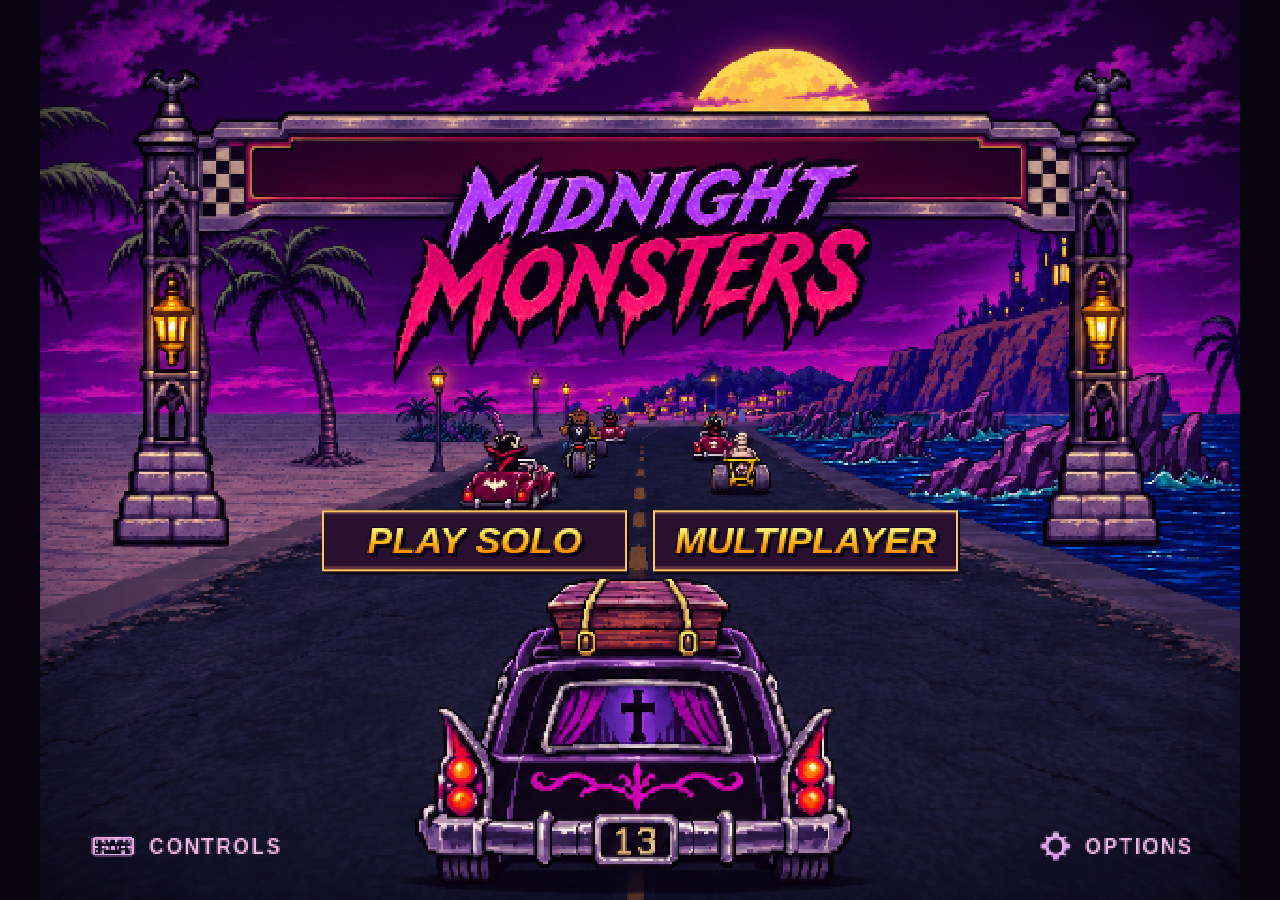
<file: index.html>
<!doctype html>
<html lang="en" prefix="og: https://ogp.me/ns#">
<head>
<meta charset="utf-8">
<title>Midnight Monsters</title>
<meta name="viewport" content="width=device-width, initial-scale=1">
<meta name="description" content="Race 16 monsters across 8 haunted worlds in a free pixel-art arcade racer. Play solo, in split screen, or online.">
<meta property="og:type" content="website">
<meta property="og:url" content="https://cyrilbele.github.io/midnight_monsters/">
<meta property="og:title" content="Midnight Monsters">
<meta property="og:description" content="Race 16 monsters across 8 haunted worlds in a free pixel-art arcade racer. Play solo, in split screen, or online.">
<meta property="og:image" content="https://cyrilbele.github.io/midnight_monsters/sprites/ui/midnight-monsters-social.jpg">
<meta property="og:image:type" content="image/jpeg">
<meta property="og:image:width" content="1200">
<meta property="og:image:height" content="630">
<meta property="og:image:alt" content="Midnight Monsters pixel art with a coffin-topped hearse drifting under a full moon.">
<meta name="twitter:card" content="summary_large_image">
<meta name="twitter:title" content="Midnight Monsters">
<meta name="twitter:description" content="Race 16 monsters across 8 haunted worlds in a free pixel-art arcade racer. Play solo, in split screen, or online.">
<meta name="twitter:image" content="https://cyrilbele.github.io/midnight_monsters/sprites/ui/midnight-monsters-social.jpg">
<meta name="twitter:image:alt" content="Midnight Monsters pixel art with a coffin-topped hearse drifting under a full moon.">
<link rel="stylesheet" href="menu.css?v=37">
<link rel="icon" href="sprites/ui/badge/badge_hearse.png">
<style>
  html, body { margin: 0; height: 100%; background: #07030f; overflow: hidden; }
  body { display: flex; flex-direction: column; }
  #wrap { flex: 1; min-height: 0; display: flex; align-items: center; justify-content: center; }
  canvas { display: block; image-rendering: pixelated; image-rendering: crisp-edges; touch-action: none; }
  .compare-grid { cursor: zoom-in; }
  #compare-controls { display: flex; flex-wrap: wrap; justify-content: center; align-items: center; gap: 6px 18px; padding: 6px 10px; background: #181020; color: #ded1e6; border-top: 1px solid #503355; font: 14px Arial, sans-serif; color-scheme: dark; }
  #compare-controls label { display: flex; align-items: center; gap: 6px; }
  #compare-controls select, #compare-controls input { padding: 4px; font: inherit; color: #fff; background: #2c2035; border: 1px solid #76557e; border-radius: 3px; }
  #compare-controls input { width: 5em; }
  #compare-controls :focus-visible { outline: 2px solid #ff7dc9; outline-offset: 1px; }
  #compare-controls[hidden], #compare-controls [hidden] { display: none; }
</style>
</head>
<body>
<div id="wrap"><canvas id="game" width="640" height="480" tabindex="-1" aria-label="Midnight Monsters"></canvas></div>
<main id="split-race" aria-label="Multiplayer" data-i18n-aria="online.multiplayer" hidden></main>
<div id="race-voice-dock"></div>
<main id="home" aria-label="Midnight Monsters" hidden>
  <div class="title-stage">
    <canvas class="title-art" width="640" height="480" aria-hidden="true"></canvas>
    <nav id="title-actions" aria-label="Main menu" data-i18n-aria="menu.main">
      <div class="title-modes">
        <button type="button" id="play" aria-label="Play solo" data-i18n-aria="menu.play" aria-keyshortcuts="Enter"><canvas width="168" height="32" aria-hidden="true"></canvas></button>
        <button type="button" id="open-multi" aria-controls="multi-page" aria-label="Multiplayer" data-i18n-aria="online.multiplayer"><canvas width="168" height="32" aria-hidden="true"></canvas></button>
      </div>
      <button type="button" id="open-controls" class="title-link controls-link" aria-controls="controls-page" aria-label="Controls" data-i18n-aria="menu.controls"><canvas width="118" height="18" data-menu-art="titleKeyboard" aria-hidden="true"></canvas></button>
      <button type="button" id="open-options" class="title-link options-link" aria-controls="options-page" aria-label="Options" data-i18n-aria="menu.options"><canvas width="84" height="18" data-menu-art="titleGear" aria-hidden="true"></canvas></button>
    </nav>
  </div>
  <section id="multi-page" class="menu-page" aria-labelledby="multi-heading" hidden>
    <div class="menu-card lobby-card">
      <header class="lobby-head">
        <div class="mode-switch"><h1 id="multi-heading" tabindex="-1" data-i18n="multi.title">Local multiplayer</h1><button id="open-online" type="button" aria-controls="online-page" data-i18n="online.title">Online race</button></div>
        <div id="player-count" role="group" data-i18n-aria="multi.players">
          <span data-i18n="multi.players">Players</span>
          <button type="button" aria-pressed="true">2</button><button type="button" aria-pressed="false">3</button><button type="button" aria-pressed="false">4</button>
        </div>
      </header>
      <div id="lobby-seats"></div>
      <label class="auto-option"><input type="checkbox" id="local-auto" checked><span data-i18n="multi.auto">Auto-accelerate on keyboard</span></label>
      <p class="pad-hint" data-i18n="multi.padHint">Press a button on each connected controller to make it available.</p>
      <footer class="lobby-actions"><button type="button" class="menu-back" data-i18n="menu.back">Back</button><button type="button" id="local-start" class="race-action" data-i18n="multi.start">Start race</button></footer>
    </div>
  </section>
  <section id="online-page" class="menu-page" aria-labelledby="online-heading" hidden>
    <div class="menu-card lobby-card">
      <header class="lobby-head"><div class="mode-switch"><h1 id="online-heading" tabindex="-1" data-i18n="online.title">Online race</h1><button id="open-local" type="button" aria-controls="multi-page" data-i18n="multi.title">Local multiplayer</button></div></header>
      <div id="online-setup">
        <div id="online-count" class="count-choice" role="group" data-i18n-aria="multi.players">
          <span data-i18n="multi.players">Players</span>
          <button type="button" aria-pressed="true">2</button><button type="button" aria-pressed="false">3</button><button type="button" aria-pressed="false">4</button>
        </div>
      </div>
      <label id="online-vehicle" class="setting"><span data-i18n="garage.vehicle">Vehicle</span><select id="online-ride"></select></label>
      <p id="online-status" role="status" aria-live="polite"></p>
      <ol id="online-grid" aria-label="Players" data-i18n-aria="multi.players" hidden></ol>
      <div id="online-invite" hidden>
        <label for="invite-link" data-i18n="online.invite">Invitation link</label>
        <div><input id="invite-link" type="url" readonly spellcheck="false"><button type="button" id="copy-invite" data-i18n="online.copy">Copy link</button></div>
      </div>
      <div id="lobby-voice-dock">
        <div id="room-voice" role="group" data-i18n-aria="voice.title" hidden>
          <button id="voice-mic" type="button" aria-pressed="false" aria-keyshortcuts="V"></button>
          <button id="voice-speakers" type="button" aria-pressed="false"></button>
          <span id="voice-feedback" role="status"></span>
        </div>
      </div>
      <footer class="lobby-actions">
        <button type="button" class="menu-back" data-i18n="menu.back">Back</button>
        <button type="button" id="online-create" class="race-action" data-i18n="online.create">Create room</button>
        <button type="button" id="online-start" class="race-action" data-i18n="multi.start" hidden>Start race</button>
      </footer>
    </div>
  </section>
  <section id="controls-page" class="menu-page" aria-labelledby="controls-heading" hidden>
    <div class="menu-card">
      <h1 id="controls-heading" tabindex="-1" data-i18n="menu.controls">Controls</h1>
      <dl class="control-list">
        <div><dt data-i18n="help.steer">Steer</dt><dd><kbd>←</kbd> <kbd>→</kbd></dd></div>
        <div><dt data-i18n="help.throttle">Accelerate</dt><dd><kbd>↑</kbd> <span data-i18n="help.or">or</span> <kbd data-i18n="help.space">Space</kbd></dd></div>
        <div><dt data-i18n="help.brake">Brake</dt><dd><kbd>↓</kbd></dd></div>
        <div><dt data-i18n="help.turbo">Turbo</dt><dd><kbd>X</kbd> <span data-i18n="help.or">or</span> <kbd data-i18n="help.space">Space</kbd> <small data-i18n="help.soloOnly">(solo only)</small></dd></div>
        <div><dt data-i18n="voice.micControl">Online microphone</dt><dd><kbd>V</kbd> <kbd>Y / △</kbd></dd></div>
        <div><dt data-i18n="help.home">Return to title</dt><dd><kbd>Esc</kbd></dd></div>
      </dl>
      <p data-i18n="help.rocketStart">Press the accelerator while 2 is on screen and hold it until GO for a free rocket start.</p>
      <p data-i18n="help.tips">In solo races, press Space to spend one turbo charge and hold it to keep accelerating. Pick up a green potion or make a close pass in traffic to regain one. You can also drive with WASD or ZQSD.</p>
      <details><summary data-i18n="help.touch">Touchscreen</summary><p data-i18n="help.touchText">Hold the left or right side to accelerate and steer. Tap the turbo gauge with another finger to boost.</p></details>
      <details><summary data-i18n="help.garage">Garage</summary><p data-i18n="help.garageText">Use left and right to choose a ride and up and down to rotate it. Press Enter to race or Esc to return to the title screen.</p></details>
      <details><summary data-i18n="multi.title">Local multiplayer</summary><p data-i18n="multi.keyHelp"></p><ul id="help-seats"></ul></details>
      <details><summary data-i18n="help.gamepad">Gamepad</summary><p data-i18n="multi.padKeys"></p><p data-i18n="help.padMenu"></p></details>
      <button type="button" class="menu-back" data-i18n="menu.back">Back</button>
    </div>
  </section>
  <section id="options-page" class="menu-page" aria-labelledby="options-heading" hidden>
    <div class="menu-card">
      <h1 id="options-heading" tabindex="-1" data-i18n="menu.options">Options</h1>
      <div class="setting">
        <label for="option-language" data-i18n="options.language">Language</label>
        <select id="option-language">
          <option value="en" lang="en">English</option>
          <option value="fr" lang="fr">Français</option>
          <option value="ja" lang="ja">日本語</option>
          <option value="zh-CN" lang="zh-CN">简体中文</option>
          <option value="es" lang="es">Español</option>
        </select>
      </div>
      <div class="setting"><span id="sound-name"><span data-i18n="options.sound">Game sound</span> <kbd>M</kbd></span><button type="button" id="option-sound" aria-labelledby="sound-name" aria-pressed="true">On</button></div>
      <div class="setting"><span id="pixel-name"><span data-i18n="options.pixels">Pixel filter</span> <kbd>P</kbd></span><button type="button" id="option-pixel" aria-labelledby="pixel-name" aria-pressed="false">Off</button></div>
      <button type="button" class="menu-back" data-i18n="menu.back">Back</button>
    </div>
  </section>
</main>
<template id="lobby-seat">
  <div class="seat-row">
    <strong class="seat-tag"></strong><canvas width="76" height="50" class="ride-thumb" aria-hidden="true"></canvas>
    <div class="seat-fields"><label><span data-i18n="garage.vehicle"></span><select class="ride-select"></select></label>
      <label><span data-i18n="multi.device"></span><select class="device-select"></select></label></div>
    <small class="seat-keys"></small>
  </div>
</template>
<template id="split-view">
  <section class="race-view"><canvas aria-hidden="true"></canvas>
    <div class="split-top"><b class="seat-tag"></b><span class="split-rank"></span><span class="split-clock"></span></div>
    <div class="split-notice"></div><strong class="split-call"></strong>
    <div class="split-bottom">
      <span class="split-turbo"><span data-i18n="hud.turbo"></span><img alt=""><span class="split-charge"></span></span>
      <span class="split-speed"></span>
    </div>
  </section>
</template>
<template id="standings-panel">
  <section class="standings" aria-labelledby="standings-heading">
    <div class="standings-cabinet">
      <header class="standings-head"><h2 id="standings-heading"></h2><span class="standings-live"></span></header>
      <ol role="list"></ol>
    </div>
  </section>
</template>
<template id="standing-row">
  <li class="standing-row" role="listitem">
    <span class="standing-place"></span>
    <span class="standing-icon" aria-hidden="true"><canvas></canvas></span>
    <span class="standing-seat"></span><span class="standing-name"></span>
    <span class="standing-meter" aria-hidden="true"><span class="standing-cells"><span class="standing-fill"></span></span></span>
    <span class="standing-status"></span>
  </li>
</template>
<form id="compare-controls" aria-label="Scene comparison" data-i18n-aria="compare.title" hidden>
  <label><span data-i18n="compare.view">View</span> <select name="shot">
    <option value="" data-i18n="compare.grid">Four scenes</option><option value="0" data-i18n="compare.motel">Motel</option><option value="1" data-i18n="compare.swamp">Swamp</option>
    <option value="2" data-i18n="compare.carnival">Carnival</option><option value="3" data-i18n="compare.cemetery">Graveyard</option>
    <option value="new" data-i18n="compare.newWorlds">Four new worlds</option>
    <option value="4" data-i18n="zone.desert">Sarcophagus Express</option><option value="5" data-i18n="zone.alpine">Frostbite Falls</option>
    <option value="6" data-i18n="zone.city">Monstropolis</option><option value="7" data-i18n="zone.foundry">Foundry of the Damned</option>
  </select></label>
  <label><span data-i18n="compare.car">Vehicle</span> <select name="car"></select></label>
  <label hidden><span data-i18n="compare.traffic">Traffic</span> <select name="traffic"><option value="" data-i18n="compare.overview">Overview</option></select></label>
  <label hidden><span data-i18n="compare.position">Position</span> <select name="side">
    <option value="" data-i18n="compare.road">On the road</option><option value="left" data-i18n="compare.left">Left shoulder</option><option value="right" data-i18n="compare.right">Right shoulder</option>
  </select></label>
  <label hidden><span data-i18n="compare.segment">Segment</span> <input name="seg" type="number" step="1" inputmode="numeric"></label>
</form>
<script src="js/util.js?v=28"></script>
<script src="js/i18n.js?v=18"></script>
<script src="js/locales/en.js?v=38"></script>
<script src="js/locales/fr.js?v=38"></script>
<script src="js/locales/ja.js?v=38"></script>
<script src="js/locales/zh-CN.js?v=38"></script>
<script src="js/locales/es.js?v=38"></script>
<script src="js/worlds.js?v=39"></script>
<script src="js/sprites.js?v=39"></script>
<script src="js/assets.js?v=37"></script>
<script src="js/track.js?v=39"></script>
<script src="js/render.js?v=38"></script>
<script src="js/audio.js?v=29"></script>
<script src="js/select.js?v=29"></script>
<script src="js/menu.js?v=36"></script>
<script src="js/input.js?v=38"></script>
<script src="js/local.js?v=38"></script>
<script src="js/voice.js?v=32"></script>
<script src="js/online.js?v=38"></script>
<script src="js/game.js?v=38"></script>
</body>
</html>
</file>
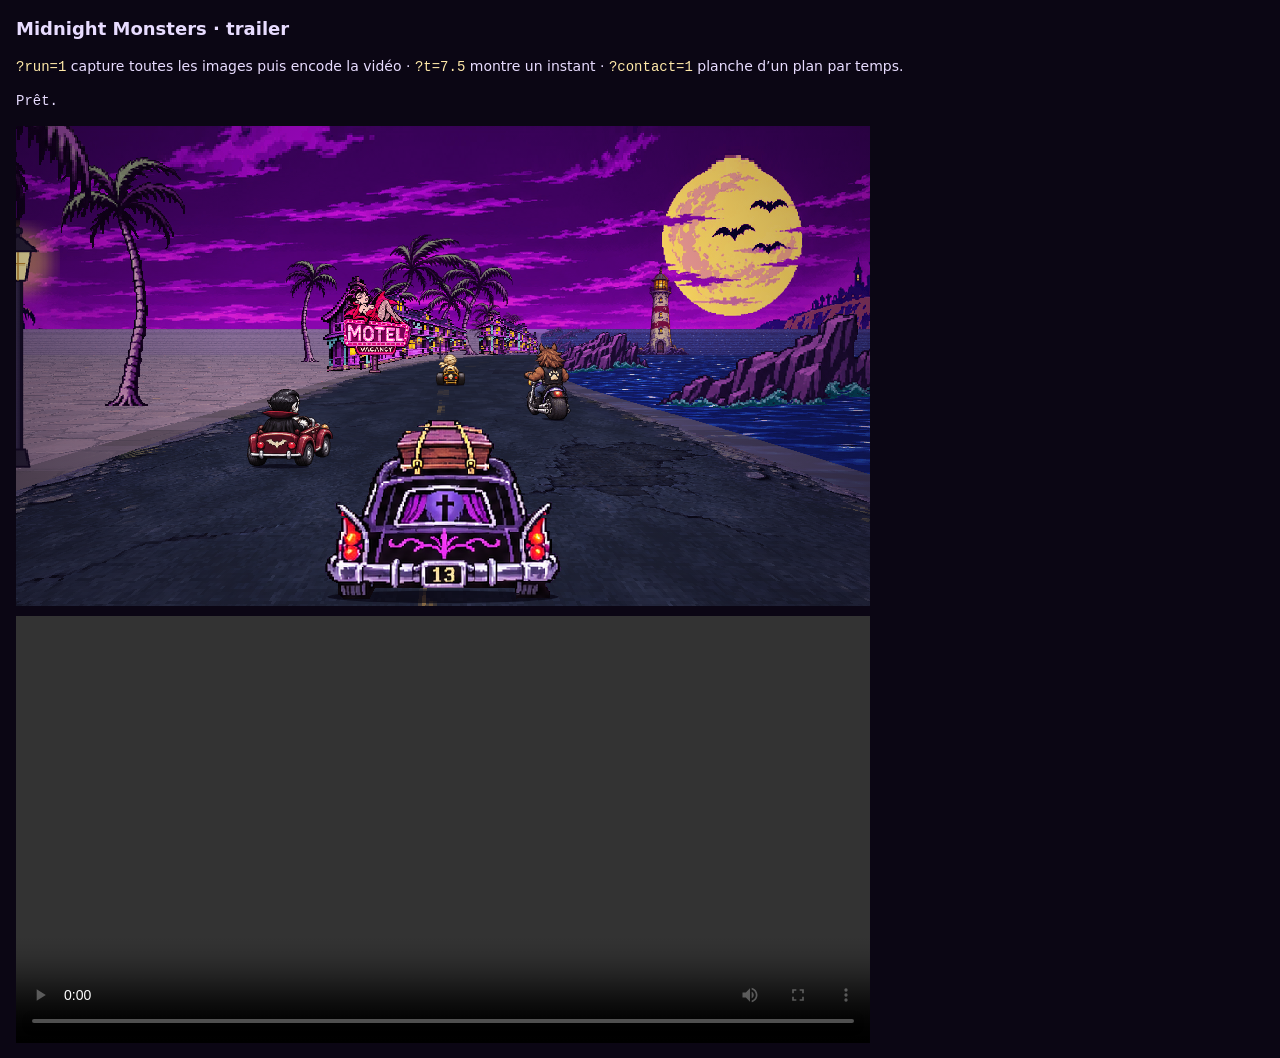
<file: trailer/index.html>
<!doctype html>
<html lang="en">
<head>
<meta charset="utf-8">
<title>Midnight Monsters · trailer</title>
<style>
  body { margin: 16px; background: #0b0614; color: #e8dcff; font: 14px/1.45 system-ui, sans-serif; }
  h1 { font-size: 18px; margin: 0 0 8px; }
  #preview, video { display: block; width: min(854px, 100%); image-rendering: pixelated; background: #000; margin: 10px 0; }
  #status { font-family: ui-monospace, monospace; white-space: pre-wrap; }
  code { color: #ffe9a8; }
  /* the game runs off-screen; the director draws into its own canvases */
  #game { position: absolute; left: -10000px; top: 0; width: 640px; height: 480px; border: 0; }
</style>
</head>
<body>
<h1>Midnight Monsters · trailer</h1>
<p>
  <code>?run=1</code> capture toutes les images puis encode la vidéo ·
  <code>?t=7.5</code> montre un instant ·
  <code>?contact=1</code> planche d’un plan par temps.
</p>
<p id="status">Chargement du jeu…</p>
<canvas id="preview" width="854" height="480"></canvas>
<video id="result" controls hidden></video>
<iframe id="game" src="../index.html?shot=0&amp;px=0" title="Midnight Monsters"></iframe>
<script src="trailer.js"></script>
</body>
</html>
</file>
<file: menu.css>
#home[hidden], #home [hidden] { display: none; }
#home {
  position: fixed;
  inset: 0;
  z-index: 1;
  display: grid;
  place-items: center;
  background: #080410;
  color: #ffeefb;
  font-family: "Arial Black", "Arial", sans-serif;
}
.title-stage {
  position: relative;
  width: min(100%, calc(100vh * 4 / 3));
  width: min(100%, calc(100dvh * 4 / 3));
  aspect-ratio: 4 / 3;
}
.title-art { position: absolute; inset: 0; width: 100%; height: 100%; pointer-events: none; }
#home button { cursor: pointer; font: inherit; }
#title-actions button {
  display: inline-flex;
  align-items: center;
  justify-content: center;
  box-sizing: border-box;
  min-height: 44px;
  border: 0;
  background: none;
  touch-action: manipulation;
}
#home button:focus-visible, #home summary:focus-visible, #home select:focus-visible {
  outline: 3px solid #ffe181;
  outline-offset: 2px;
}
#title-actions button:hover { filter: brightness(1.16); }
#title-actions button:active { filter: brightness(0.9); }
.title-modes {
  position: absolute;
  left: 50%;
  top: 60.09%;
  transform: translate(-50%, -50%);
  width: min(94%, max(53%, 300px));
  display: grid;
  grid-template-columns: repeat(2, minmax(0, 1fr));
  align-items: center;
  gap: 4%;
}
#title-actions .title-modes button { width: 100%; min-width: 0; padding: 0; }
#title-actions canvas { width: 100%; height: auto; pointer-events: none; }
.title-modes canvas {
  box-sizing: border-box;
  background: #28102e;
  border: 2px solid #ffc75b;
  box-shadow: inset 0 -3px #643342, inset 0 2px #58304c, 2px 3px #100817;
}
#title-actions .title-link {
  position: absolute;
  top: 94%;
  transform: translateY(-50%);
  padding: 0;
}
.controls-link { left: 4.1%; width: max(18.44%, 132px); }
.options-link { right: 3.7%; width: max(13.125%, 94px); }
.menu-page {
  position: absolute;
  inset: 0;
  display: flex;
  align-items: safe center;
  justify-content: center;
  box-sizing: border-box;
  overflow-y: auto;
  overscroll-behavior: contain;
  padding: 14px;
  background: rgb(12 4 24 / 84%);
}
.menu-card {
  box-sizing: border-box;
  width: min(100%, 450px);
  margin-block: auto;
  padding: clamp(18px, 4vw, 32px);
  background: #21102c;
  border: 2px solid #a767a1;
  box-shadow: 4px 5px 0 #0c0612, inset 0 0 0 3px #3f214b;
  font-family: Arial, sans-serif;
  line-height: 1.42;
}
.menu-card h1 {
  margin: 0 0 16px;
  color: #ffda64;
  font: italic 900 clamp(24px, 4vw, 32px)/1 "Arial Black", Arial, sans-serif;
  text-transform: uppercase;
  text-shadow: 2px 3px #100919;
  outline: none;
}
.control-list { margin: 0; }
.control-list > div, .setting { display: flex; align-items: center; justify-content: space-between; gap: 12px; min-height: 40px; border-bottom: 1px solid #55335f; }
.control-list dd { margin: 0; color: #efcbea; }
.menu-card kbd { display: inline-block; padding: 1px 6px; border: 1px solid #966f9d; border-bottom-width: 2px; border-radius: 3px; color: #fff2fe; font: bold 14px/1.3 monospace; }
.menu-card p { margin: 12px 0; color: #e2cbdf; font-size: 14px; }
.menu-card details { border-bottom: 1px solid #55335f; }
.menu-card summary { padding: 9px 0; cursor: pointer; color: #ffe1f4; }
.menu-card details p { margin-top: 0; }
.menu-card button { min-height: 44px; padding: 6px 14px; border: 1px solid #a877a7; color: #ffeaf7; background: #331e3d; }
.menu-card button:hover { background: #4a2b50; }
.setting { min-height: 58px; }
.setting button { min-width: 92px; }
.setting select {
  min-height: 44px;
  max-width: 58%;
  padding: 6px 10px;
  border: 1px solid #a877a7;
  background: #331e3d;
  color: #ffeaf7;
  color-scheme: dark;
  font: inherit;
  cursor: pointer;
}
.setting button[aria-pressed="true"] { color: #ffde72; border-color: #d3ae58; }
.menu-card .menu-back { margin-top: 18px; border-color: #ffd669; color: #ffda64; font-weight: 800; }
#game:focus { outline: none; }
@media (max-aspect-ratio: 4 / 5) {
  #home { background: linear-gradient(#160424, #080410 68%); }
  .title-stage { width: 100%; height: 100%; aspect-ratio: auto; }
  .title-art {
    top: 50%;
    bottom: auto;
    height: min(100%, 150vw);
    transform: translateY(-50%);
    mask-image: linear-gradient(transparent, black 6%, black 97%, transparent);
  }
  .title-modes {
    top: calc(50% + min(10.09dvh, 15.135vw));
    width: min(94%, max(80%, 310px), 470px);
  }
  #title-actions .title-link {
    top: auto;
    bottom: max(12px, env(safe-area-inset-bottom));
    transform: none;
  }
}
@media (max-height: 450px) {
  .menu-page { padding-block: 10px; }
  .menu-card { padding-block: 16px; }
}

.lobby-card { width: min(100%, 640px); }
.lobby-head, .lobby-actions, .count-choice, #player-count, .auto-option { display: flex; align-items: center; gap: 8px; }
.lobby-head { align-items: flex-start; flex-direction: column; margin-bottom: 12px; }
.lobby-head h1 { margin: 0 0 4px; }
.count-choice span, #player-count span { margin-right: 6px; }
.count-choice button, #player-count button { min-width: 42px; min-height: 38px; padding: 4px; font-weight: 900; }
.count-choice button[aria-pressed="true"], #player-count button[aria-pressed="true"], .lobby-actions .race-action, .final-board button {
  background: #ffc84d; border-color: #ffed9c; color: #231024; font-weight: 900;
}
#lobby-seats { display: grid; gap: 5px; }
.seat-row {
  display: grid; grid-template-columns: auto 68px 1fr; align-items: center; gap: 0 9px;
  border-left: 3px solid var(--seat); background: #301a3b; padding: 6px 10px;
}
.seat-tag { color: var(--seat); font: italic 900 18px/1 Arial, sans-serif; }
.ride-thumb { width: 68px; height: 45px; }
.seat-fields { display: grid; grid-template-columns: 1.2fr 1fr; gap: 8px; min-width: 0; }
.seat-fields label { min-width: 0; }
.seat-fields label span { display: block; font-size: 10px; letter-spacing: .08em; text-transform: uppercase; color: #d6bad9; }
.seat-fields select {
  box-sizing: border-box; width: 100%; min-height: 32px; border: 1px solid #825d8c;
  background: #201128; color: #fff3fb; color-scheme: dark; font: bold 13px Arial, sans-serif; cursor: pointer;
}
.seat-keys { grid-column: 3; color: #edcfea; font-size: 12px; padding-top: 3px; }
.auto-option { margin-top: 15px; cursor: pointer; }
.auto-option input { width: 18px; height: 18px; accent-color: #ffcf51; }
.lobby-card .pad-hint { margin: 5px 0 15px; }
.lobby-actions { justify-content: space-between; }
.lobby-actions .menu-back { margin: 0; }
#help-seats { padding-left: 18px; color: #f0d7ee; font-size: 13px; }
#split-race[hidden] { display: none; }
#split-race {
  position: fixed; inset: 0; display: grid; gap: 3px; z-index: 1;
  grid-template: repeat(2, minmax(0, 1fr)) / repeat(2, minmax(0, 1fr));
  background: #1a0c23; font-family: "Arial Black", Arial, sans-serif; color: #fff3fa;
}
#split-race[data-players="2"] { grid-template-columns: minmax(0, 1fr); }
#split-race:focus { outline: none; }
.race-view { position: relative; overflow: hidden; min-width: 0; min-height: 0; container-type: size; }
.race-view canvas { width: 100%; height: 100%; }
.split-top, .split-bottom {
  position: absolute; left: 2%; right: 2%; display: flex; align-items: center; gap: .48em;
  pointer-events: none; color: #fff0fa; font: italic 900 clamp(12px, 5.3cqh, 24px)/1 Arial, sans-serif;
  text-shadow: 1px 2px #11071b, -1px -1px #11071b;
}
.split-top { top: 3%; }
.split-bottom { bottom: 3%; justify-content: space-between; }
.split-top .seat-tag, .split-rank, .split-clock, .split-turbo, .split-speed {
  padding: .24em .42em; background: #180b23e8; border-bottom: 2px solid #624471;
}
.split-top .seat-tag { font: inherit; border-color: var(--seat); }
.split-clock, .split-speed { margin-left: auto; color: #ffd660; }
.split-turbo { display: inline-flex; align-items: center; gap: .25em; font-size: .78em; color: #91ffe0; }
.split-turbo img { height: max(16px, 1.4em); width: auto; image-rendering: pixelated; }
.split-charge { color: #fff3cc; font-variant-numeric: tabular-nums; }
.split-call, .split-notice {
  position: absolute; text-align: center; pointer-events: none; text-shadow: 2px 3px #180a22, -1px -1px #180a22;
}
.split-call { top: 31%; left: 4%; right: 4%; color: #ffdc57; font: italic 900 clamp(22px, 12cqh, 62px)/1 Arial, sans-serif; }
.split-notice { right: 2%; top: 15%; padding: 2px 5px; max-width: 74%; background: #190c26dd; color: #b2ffda; font: bold clamp(10px, 3.8cqh, 17px)/1.2 Arial, sans-serif; }
.split-notice:empty { display: none; }
.race-view[data-finished] .split-turbo, .race-view[data-finished] .split-notice { display: none; }
.race-view[data-finished] .split-call {
  inset: auto auto 3% 2%; padding: .24em .42em; background: #180b23e8;
  font: italic 900 clamp(12px, 5.3cqh, 24px)/1 Arial, sans-serif;
}
.race-view[data-finished] .split-bottom { justify-content: flex-end; }
.race-view.shared-finish { grid-area: 1 / 1 / -1 / -1; }
#split-race:has(> .shared-finish) > :not(.shared-finish),
.shared-finish .split-top, .shared-finish .split-bottom, .shared-finish .split-notice { display: none; }
.race-view.shared-finish .split-call {
  inset: 3% auto auto 2%; font: italic 900 clamp(18px, 5.5cqh, 36px)/1 Arial, sans-serif;
}
.standings {
  min-width: 0; min-height: 0; overflow: hidden; display: grid; place-items: center;
  container-type: size; background: #18091f;
}
.standings-cabinet {
  position: relative; width: 100%; height: 100%; container: cabinet / size; image-rendering: pixelated;
  background: #25082e url("sprites/ui/standings_frame.png") center / 100% 100% no-repeat;
  font-family: var(--board-font);
}
.standings-head {
  position: absolute; inset: 9.5% 5.6% auto; height: 6.6%;
  display: flex; align-items: baseline; justify-content: space-between;
  white-space: nowrap; text-transform: uppercase; line-height: 1;
}
.standings h2, .standing-place {
  font-family: Rockwell, Georgia, var(--board-font);
  font-weight: 900; font-style: italic;
  -webkit-text-stroke: .028em currentColor; paint-order: stroke fill;
}
.standings h2 {
  margin: 0; font-size: min(5.1cqw, 7.4cqh); letter-spacing: .015em; color: #ffdf72;
  text-shadow: 0 .055em #ce782b, .06em .1em #150518, .09em .12em #150518;
}
.standings-live {
  display: inline-flex; align-items: center; gap: .38em; color: #54ffed;
  font: italic 900 min(2.65cqw, 4.2cqh)/1 var(--board-font);
  text-shadow: .06em .08em #16051c;
}
.standings-live::before {
  content: ""; width: .9em; height: .9em; flex: none;
  background: url("sprites/ui/standings_lamp.png") center / contain no-repeat;
}
.standings-cabinet::before {
  content: ""; position: absolute; inset: 15.3% 3.7% auto; height: 2.1%;
  background: url("sprites/ui/standings_checker.png") center / 100% 100% no-repeat;
}
.standings ol {
  position: absolute; inset: 19% 2.9% 14%; margin: 0; padding: 0; list-style: none;
  display: flex; flex-direction: column; gap: .65cqh;
}
.standing-row {
  --row-y: 0%; --ink: var(--seat, #efd4f0); --fuel: var(--seat, #dc9ae6);
  flex: 1 1 0; min-height: 0; display: grid; align-items: center; grid-template-rows: minmax(0, 1fr);
  grid-template-columns: 8.7% 11.6% 6.5% minmax(0, 1fr) 25% 9.1%;
  column-gap: 1%; padding: 0 1.8% 0 .75%;
  background: url("sprites/ui/standings_rows.png") center var(--row-y) / 100% 500% no-repeat;
  color: var(--ink); font-weight: 900; font-size: min(3.1cqw, 4.4cqh); line-height: 1;
  font-variant-numeric: tabular-nums; text-shadow: .04em .07em #1a0921;
}
.standing-row[data-seat="1"] { --row-y: 25%; }
.standing-row[data-seat="2"] { --row-y: 50%; }
.standing-row[data-seat="3"] { --row-y: 75%; }
.standing-row[data-seat="4"] { --row-y: 100%; }
.standing-row:not([data-seat=""]) { flex-grow: 1.12; }
.standing-place {
  justify-self: center; transform: translateY(.11em); font-size: min(4.8cqw, 6.15cqh);
  text-shadow: .035em .065em #140817;
}
.standing-row:nth-child(1) .standing-place { color: #ffda5e; }
.standing-row:nth-child(2) .standing-place { color: #e6deef; }
.standing-row:nth-child(3) .standing-place { color: #f2b777; }
.standing-icon {
  display: grid; place-items: center; height: 106%; min-height: 0; box-sizing: border-box;
  padding: .35cqw .48cqw;
  background: #210d2b url("sprites/ui/standings_bezel.png") center / 100% 100% no-repeat;
}
.standing-icon canvas { width: 100%; height: 100%; min-height: 0; min-width: 0; object-fit: contain; }
.standing-seat {
  justify-self: center; padding: .04em .25em; color: var(--seat);
  border: max(1px, .13cqw) solid currentColor; border-radius: .16em;
  background: #250c2c; font-size: .83em; transform: skewX(-8deg);
}
.standing-seat:empty { visibility: hidden; }
.standing-name { min-width: 0; overflow: hidden; white-space: nowrap; text-overflow: ellipsis; letter-spacing: -.025em; }
.standing-meter {
  height: 36%; min-height: 3px; box-sizing: border-box; padding: .2cqw .34cqw; background: #100617;
  clip-path: polygon(2% 0, 100% 0, 100% 74%, 98% 100%, 0 100%, 0 26%);
}
.standing-cells {
  display: block; height: 100%; background: #46204e;
  -webkit-mask: url("sprites/ui/standings_meter.png") center / 100% 100% no-repeat;
  mask: url("sprites/ui/standings_meter.png") center / 100% 100% no-repeat;
}
.standing-fill { display: block; height: 100%; background: var(--fuel); }
.standing-status { text-align: right; white-space: nowrap; font-size: .9em; }
.standing-row[data-result] { grid-template-columns: 8.7% 11.6% 6.5% minmax(0, 1fr) 19% 15.1%; }
.standing-row[data-result] .standing-status { font-size: .78em; }
.final-board { grid-area: 1 / 1 / -1 / -1; }
.final-board .standings-cabinet { width: min(100cqw, 154cqh); height: min(100cqh, 91cqw); }
.final-board h2 { font-size: min(4.9cqw, 7cqh); }
.final-board button {
  position: absolute; bottom: 4.3%; left: 50%; transform: translateX(-50%);
  padding: .32em 1.45em; min-height: 28px; cursor: pointer;
  border: 2px solid #ffed9c; box-shadow: inset 0 -3px #d3873a, 3px 3px #17091d;
  font: italic 900 min(3.1cqw, 4cqh)/1 Arial, sans-serif; text-transform: uppercase;
}
.final-board button:focus-visible { outline: 2px solid #fff; outline-offset: 2px; }
@container cabinet (max-aspect-ratio: 1/1) {
  .standings-head { inset-inline: 5%; align-items: center; }
  .standings h2 { font-size: 6cqw; }
  .standings-live { font-size: 3.9cqw; }
  .standing-row, .standing-row[data-result] {
    grid-template-columns: 8% 22% 1fr auto; grid-template-rows: 1fr auto;
    column-gap: 2%; padding: .75cqh 2.3% .85cqh 1%; font-size: 4.2cqw;
  }
  .standing-place { grid-area: 1 / 1 / 3 / 2; font-size: 7.5cqw; }
  .standing-icon { grid-area: 1 / 2 / 3 / 3; height: 100%; }
  .standing-seat { grid-area: 1 / 2 / 3 / 3; z-index: 1; place-self: end start; font-size: 3.5cqw; }
  .standing-name { grid-area: 1 / 3 / 2 / 4; }
  .standing-status { grid-area: 1 / 4 / 2 / 5; font-size: .9em; }
  .standing-meter { grid-area: 2 / 3 / 3 / 5; height: clamp(4px, 1.3cqh, 12px); }
}
@container cabinet (max-width: 285px) and (max-aspect-ratio: 1/1) {
  .standing-row, .standing-row[data-result] {
    grid-template-rows: repeat(2, minmax(0, 1fr)); padding-block: .4cqh;
    font-size: clamp(9px, 5.1cqw, 13px);
  }
  .standing-name { grid-column: 3 / 5; }
  .standing-meter { grid-column: 3 / 4; }
  .standing-status, .standing-row[data-result] .standing-status { grid-area: 2 / 4 / 3 / 5; font-size: max(9px, .85em); }
  .standing-seat { font-size: max(7px, 3.5cqw); }
}
@media (max-width: 480px) {
  .controls-link { left: 2%; width: 29%; }
  .options-link { right: 2%; width: 25%; }
  .seat-row { grid-template-columns: auto 41px 1fr; gap: 0 5px; padding-inline: 5px; }
  .ride-thumb { width: 41px; height: 32px; }
  .seat-keys { grid-column: 1 / -1; }
}

.mode-switch { width: 100%; display: flex; gap: 12px; align-items: center; justify-content: space-between; flex-wrap: wrap; }
.mode-switch button { color: #9affed; border-color: #6caaac; }
#online-page [hidden] { display: none; }
#online-vehicle { display: flex; align-items: center; justify-content: space-between; gap: 12px; }
#online-status { color: #ffdf79; }
#online-grid { display: grid; grid-template-columns: repeat(2, minmax(0, 1fr)); gap: 6px; list-style: none; margin: 10px 0 16px; padding: 0; }
#online-grid li { display: flex; gap: 8px; align-items: center; padding: 4px 8px; min-height: 36px; background: #301a3b; border-left: 3px solid var(--seat); color: var(--seat); }
#online-grid canvas { width: 48px; height: 32px; flex: none; }
#online-grid li[data-empty] { border-color: #674977; color: #c8adca; }
#online-invite { margin: 14px 0; }
#online-invite label { display: block; color: #eed5ef; margin-bottom: 5px; }
#online-invite > div { display: flex; gap: 6px; }
#invite-link { flex: 1; min-width: 0; padding: 8px; font-size: 14px; color: #e6d5ee; background: #1f1028; border: 1px solid #825d8c; }
@media (max-width: 480px) { #online-grid { grid-template-columns: 1fr; } }

#room-voice {
  display: flex; align-items: center; flex-wrap: wrap; gap: 6px 10px;
  font: bold 14px/1.2 Arial, sans-serif; color: #ffeaf8;
}
#room-voice[hidden], #race-voice-dock:empty { display: none; }
#lobby-voice-dock #room-voice { padding: 12px 0; margin-bottom: 12px; border-block: 1px solid #563160; }
#room-voice button {
  display: inline-flex; align-items: center; justify-content: center; gap: 7px;
  min-height: 40px; padding: 6px 12px; font: inherit; cursor: pointer;
  color: #f8e5f4; background: #2e1837; border: 1px solid #96729d; touch-action: manipulation;
}
#room-voice button[aria-pressed="true"] { border-color: #64d9bf; color: #a4ffe6; background: #13312f; }
#room-voice button::before { content: ""; width: 7px; height: 7px; background: #96739b; }
#room-voice button[aria-pressed="true"]::before { background: #67f6cc; }
#room-voice button:focus-visible { outline: 2px solid #ffe181; outline-offset: 2px; }
#voice-feedback { color: #ffdb97; }
#voice-feedback:empty { display: none; }
#race-voice-dock {
  flex: none; padding: 2px 8px max(2px, env(safe-area-inset-bottom));
  background: #160c1e; border-top: 1px solid #63406b;
}
#race-voice-dock #room-voice { justify-content: center; }
#race-voice-dock button { min-height: 36px; }
@media (pointer: coarse) { #room-voice button { min-height: 44px; } }
body.online-results #wrap { display: none; }
body.online-results #split-race { position: relative; inset: auto; flex: 1; min-height: 0; }
</file>
